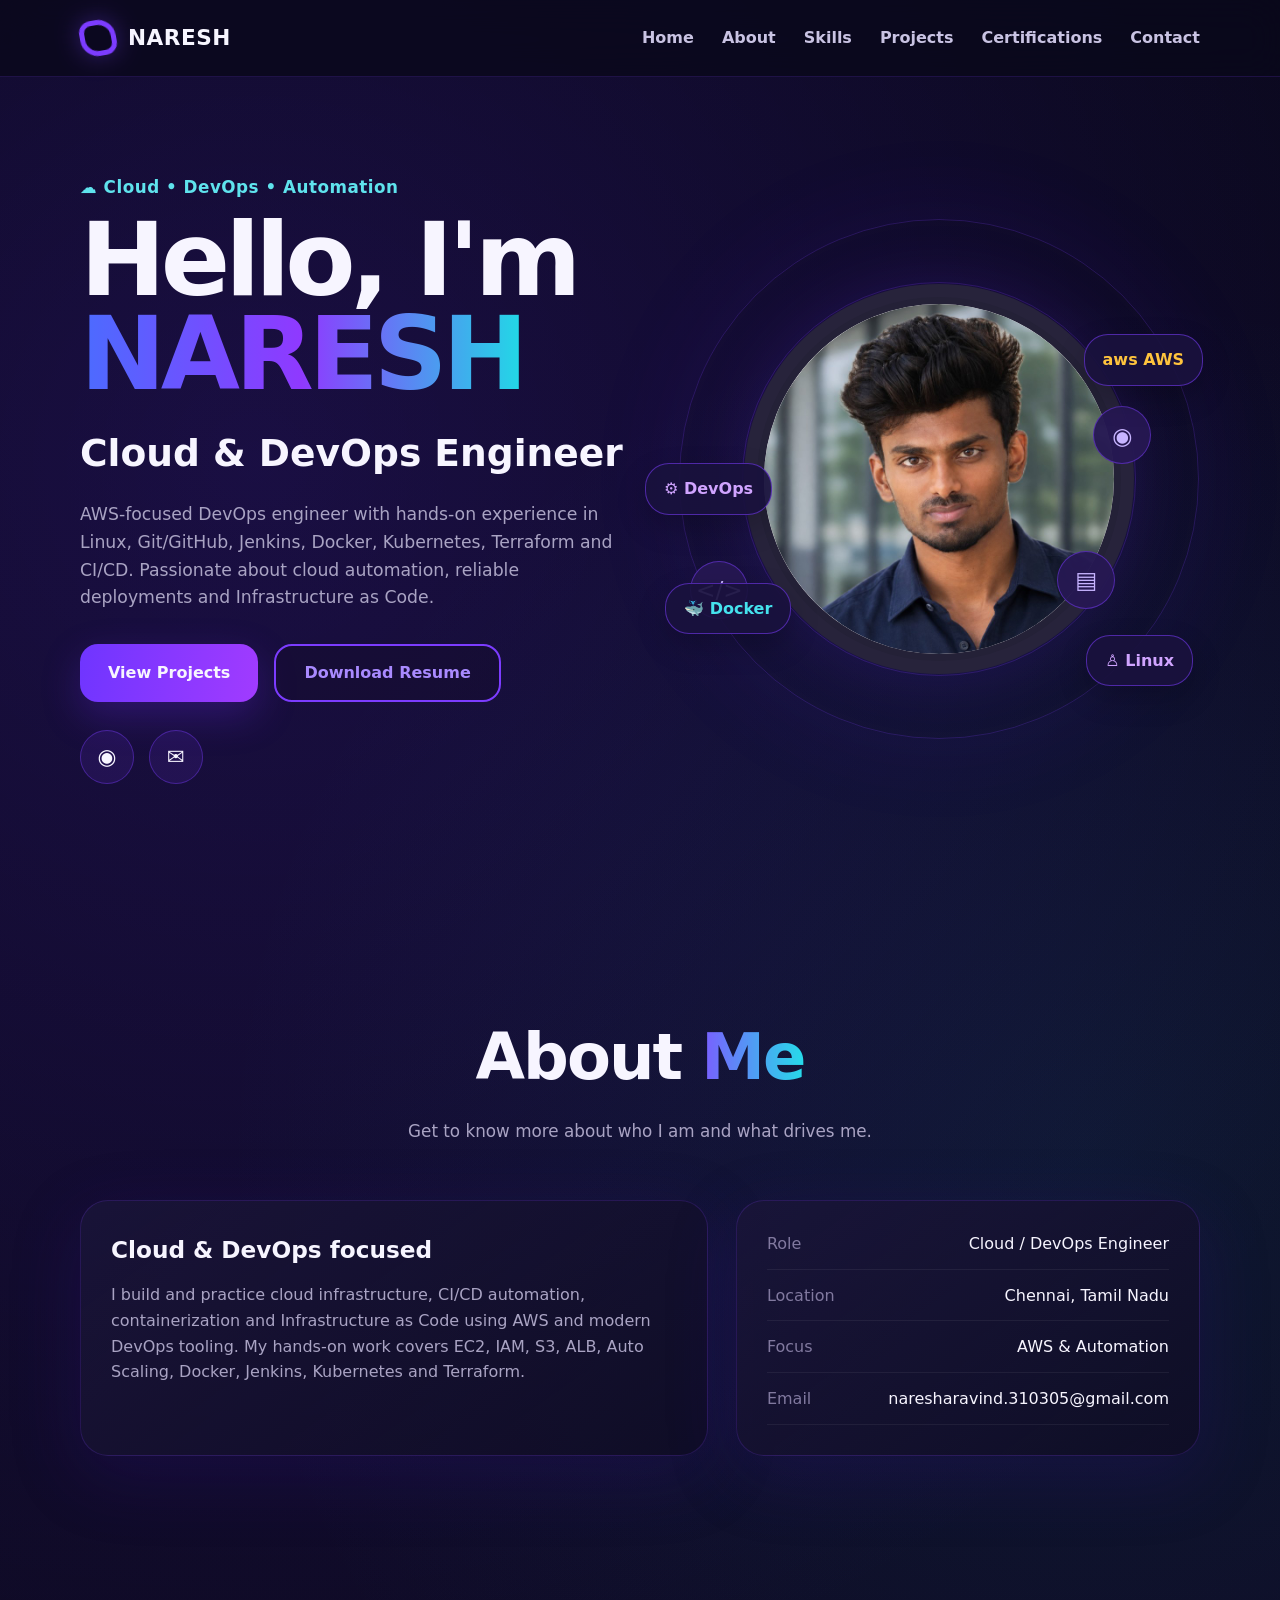
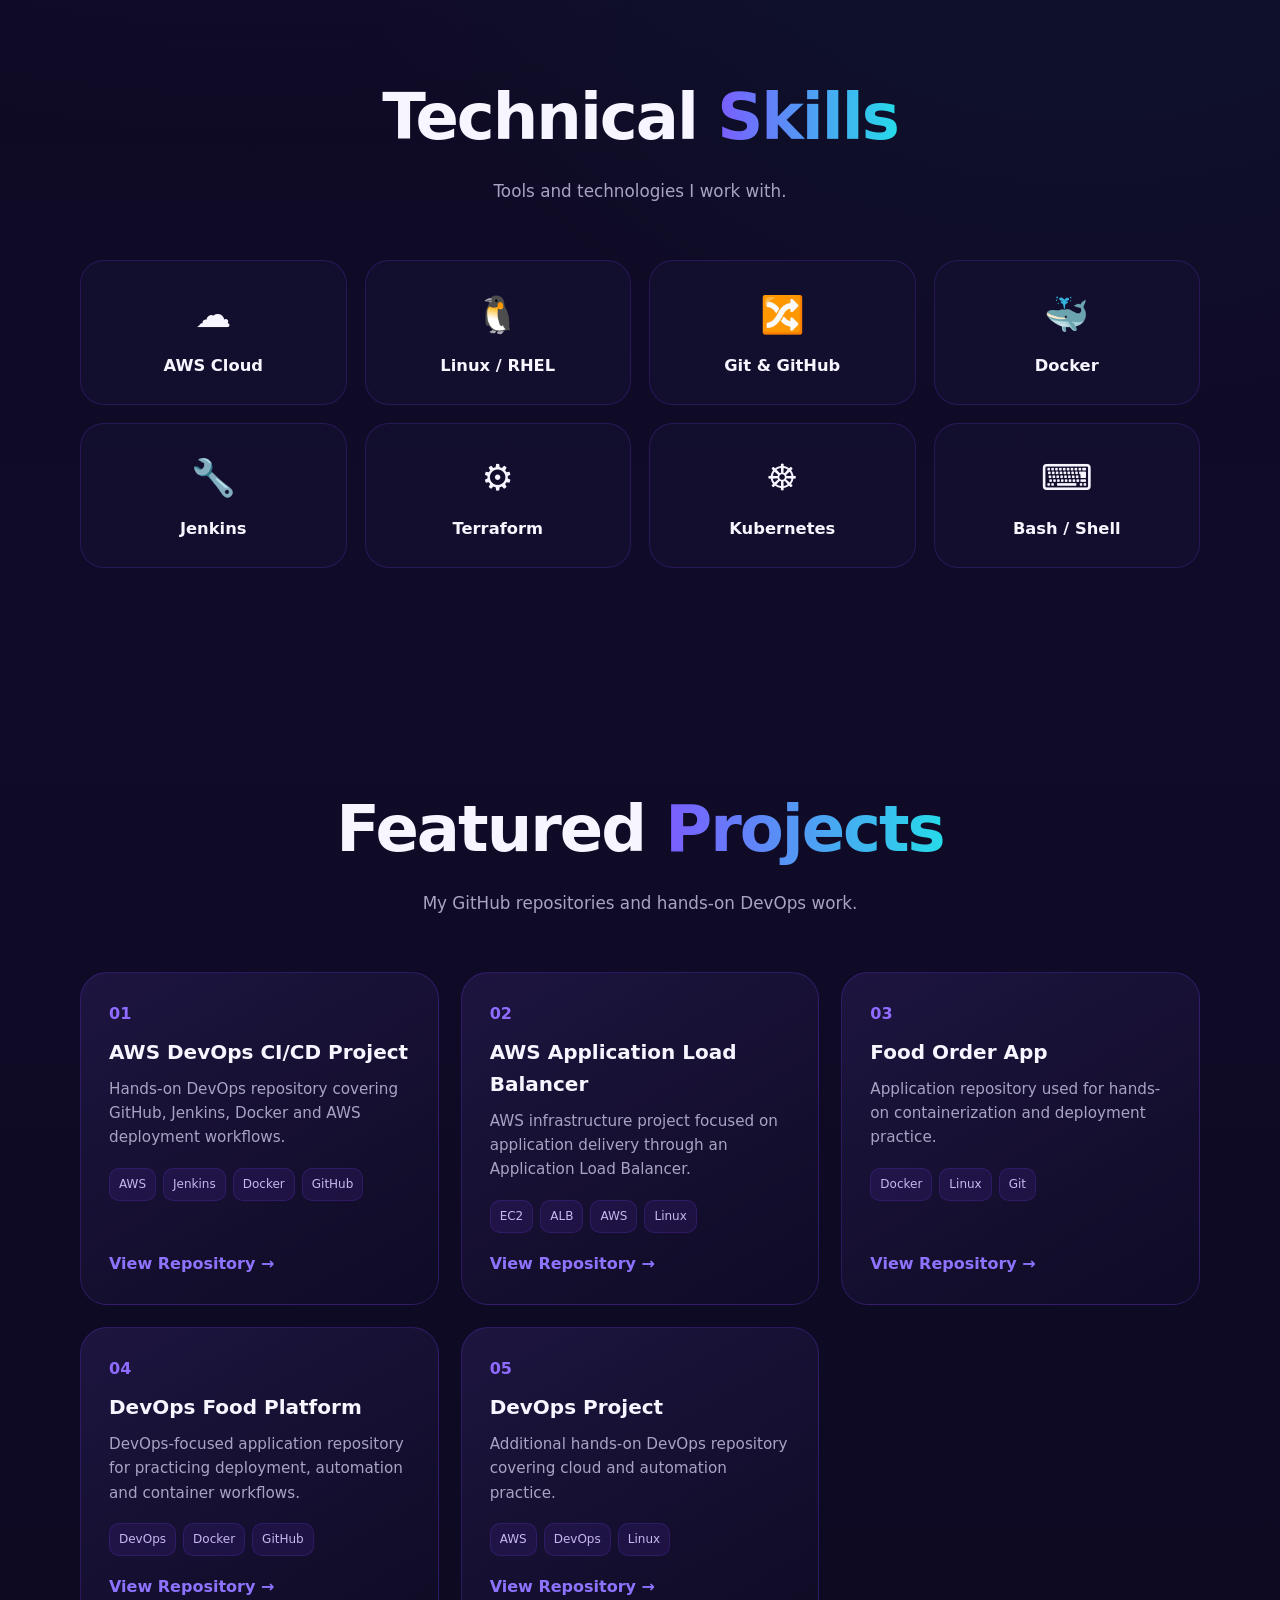
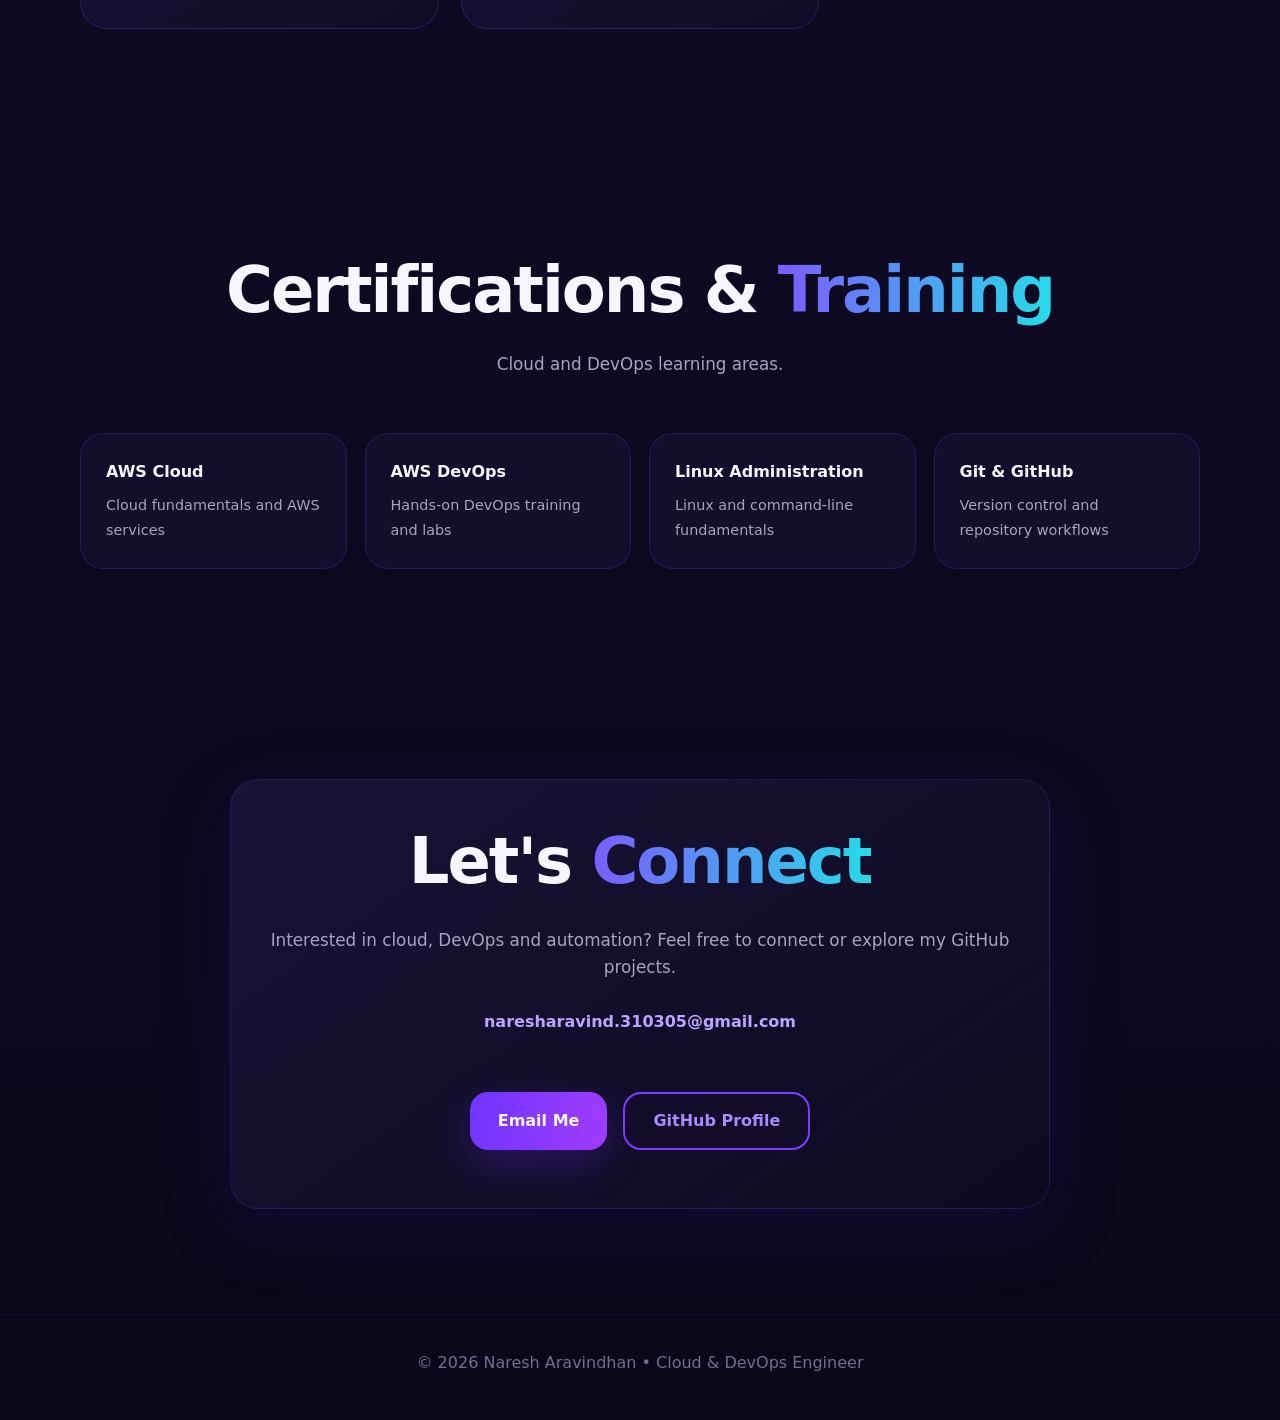
<file: portfolio-final.html>
<!DOCTYPE html>
<html lang="en">
<head>
  <meta charset="UTF-8">
  <meta name="viewport" content="width=device-width, initial-scale=1.0">
  <meta name="description" content="Naresh Aravindhan — Cloud & DevOps Engineer portfolio">
  <title>Naresh Aravindhan | Cloud & DevOps Engineer</title>

  <style>
    :root{
      --bg:#09081a;
      --bg2:#11102a;
      --card:rgba(22,18,50,.78);
      --text:#f7f5ff;
      --muted:#a9a3c3;
      --purple:#7c3cff;
      --purple2:#a23cff;
      --cyan:#28d7e9;
      --border:rgba(124,60,255,.38);
      --shadow:0 20px 70px rgba(50,20,140,.22);
    }

    *{box-sizing:border-box;margin:0;padding:0}
    html{scroll-behavior:smooth}
    body{
      font-family:Inter,system-ui,-apple-system,BlinkMacSystemFont,"Segoe UI",sans-serif;
      background:
        radial-gradient(circle at 20% 10%,rgba(102,44,255,.17),transparent 30%),
        radial-gradient(circle at 85% 25%,rgba(30,200,230,.08),transparent 24%),
        linear-gradient(180deg,#09081a 0%,#100b28 48%,#09081a 100%);
      color:var(--text);
      line-height:1.6;
      overflow-x:hidden;
    }

    a{color:inherit;text-decoration:none}
    img{max-width:100%}
    .container{width:min(1120px,92%);margin:auto}

    /* NAV */
    nav{
      position:sticky;
      top:0;
      z-index:1000;
      backdrop-filter:blur(18px);
      background:rgba(9,8,26,.78);
      border-bottom:1px solid rgba(124,60,255,.18);
    }
    .nav-inner{
      height:76px;
      display:flex;
      align-items:center;
      justify-content:space-between;
    }
    .brand{
      display:flex;
      align-items:center;
      gap:12px;
      font-size:1.35rem;
      font-weight:900;
      letter-spacing:.5px;
    }
    .brand-mark{
      width:36px;height:36px;border:5px solid var(--purple);
      border-radius:12px 18px 12px 18px;
      transform:rotate(-10deg);
      box-shadow:0 0 25px rgba(124,60,255,.35);
    }
    .nav-links{display:flex;gap:28px;align-items:center}
    .nav-links a{
      color:#c9c3e3;
      font-weight:650;
      transition:.25s;
    }
    .nav-links a:hover{color:#fff}
    .menu-btn{
      display:none;
      border:0;background:none;color:white;font-size:2rem;cursor:pointer;
    }

    /* HERO */
    .hero{
      min-height:calc(100vh - 76px);
      display:grid;
      grid-template-columns:1.02fr .98fr;
      align-items:center;
      gap:55px;
      padding:75px 0 95px;
    }
    .eyebrow{
      color:#5fe3ed;
      font-weight:800;
      font-size:1.05rem;
      letter-spacing:.5px;
      margin-bottom:12px;
    }
    h1{
      font-size:clamp(3.5rem,8vw,6.8rem);
      line-height:.92;
      letter-spacing:-5px;
      margin-bottom:22px;
    }
    .gradient-text{
      background:linear-gradient(90deg,#4b6cff,#8f39ff,#21d9e6);
      -webkit-background-clip:text;
      background-clip:text;
      color:transparent;
    }
    .hero h2{
      font-size:clamp(1.5rem,3vw,2.35rem);
      margin-bottom:18px;
    }
    .hero p{
      color:var(--muted);
      max-width:640px;
      font-size:1.08rem;
    }
    .hero-buttons{
      display:flex;
      gap:16px;
      flex-wrap:wrap;
      margin:32px 0 28px;
    }
    .btn{
      display:inline-flex;
      align-items:center;
      justify-content:center;
      min-height:58px;
      padding:0 28px;
      border-radius:18px;
      font-weight:850;
      font-size:1rem;
      transition:.25s;
      cursor:pointer;
    }
    .btn-primary{
      background:linear-gradient(100deg,#6f35ff,#a13bff);
      box-shadow:0 14px 38px rgba(117,44,255,.25);
    }
    .btn-outline{
      border:2px solid #7c3cff;
      color:#a98aff;
      background:rgba(20,12,45,.45);
    }
    .btn:hover{transform:translateY(-3px)}

    .socials{display:flex;gap:15px}
    .social{
      width:54px;height:54px;border-radius:50%;
      display:grid;place-items:center;
      background:rgba(124,60,255,.12);
      border:1px solid rgba(124,60,255,.4);
      font-size:1.35rem;
      transition:.25s;
    }
    .social:hover{transform:translateY(-4px);background:rgba(124,60,255,.25)}

    /* PROFILE ORBIT */
    .orbit-wrap{
      position:relative;
      min-height:610px;
      display:grid;
      place-items:center;
    }
    .orbit{
      width:min(520px,82vw);
      aspect-ratio:1;
      border:1px solid rgba(124,60,255,.22);
      border-radius:50%;
      position:relative;
      display:grid;
      place-items:center;
      box-shadow:0 0 100px rgba(92,37,255,.09);
    }
    .orbit:before,.orbit:after{
      content:"";
      position:absolute;
      inset:12%;
      border:1px solid rgba(124,60,255,.22);
      border-radius:50%;
    }
    .orbit:after{
      inset:23%;
      border-style:dashed;
      border-color:rgba(137,77,255,.8);
    }
    .profile-card{
      position:relative;
      z-index:4;
      width:390px;
      height:390px;
      max-width:62vw;
      max-height:62vw;
      border-radius:50%;
      padding:13px;
      background:#27233b;
      box-shadow:0 0 65px rgba(110,50,255,.16);
    }
    .profile-avatar{
      width:100%;height:100%;
      border-radius:50%;
      overflow:hidden;
      display:grid;
      place-items:center;
      background:linear-gradient(145deg,#f1f1f1,#aaa7ad);
      border:7px solid #242137;
    }
    .profile-avatar img{
      width:100%;
      height:100%;
      object-fit:cover;
      display:block;
      border-radius:50%;
    }
    .profile-fallback{
      display:none;
      font-size:5rem;
      font-weight:900;
      color:#272330;
    }
    .tag{
      position:absolute;
      z-index:6;
      padding:12px 18px;
      border-radius:24px;
      background:rgba(26,18,61,.92);
      border:1px solid rgba(124,60,255,.55);
      box-shadow:0 12px 30px rgba(0,0,0,.2);
      font-weight:800;
      white-space:nowrap;
    }
    .tag.aws{right:-5px;top:22%;color:#ffc43d}
    .tag.devops{left:-35px;top:47%;color:#d0a4ff}
    .tag.docker{left:-15px;bottom:20%;color:#45e2ed}
    .tag.linux{right:5px;bottom:10%;color:#d0a4ff}
    .orbit-icon{
      position:absolute;
      z-index:5;
      width:58px;height:58px;border-radius:50%;
      display:grid;place-items:center;
      background:rgba(38,25,83,.95);
      border:1px solid rgba(124,60,255,.5);
      color:#c7b4ff;
      font-size:1.45rem;
    }
    .i1{right:9%;top:36%}
    .i2{left:2%;bottom:23%}
    .i3{right:16%;bottom:25%}

    section{padding:105px 0}
    .section-head{text-align:center;margin-bottom:55px}
    .section-head h2{
      font-size:clamp(2.4rem,5vw,4.2rem);
      letter-spacing:-2px;
    }
    .section-head h2 span{
      background:linear-gradient(90deg,#7b5cff,#26dbe9);
      -webkit-background-clip:text;background-clip:text;color:transparent;
    }
    .section-head p{color:var(--muted);margin-top:10px;font-size:1.05rem}

    /* ABOUT */
    .about-grid{
      display:grid;
      grid-template-columns:1.15fr .85fr;
      gap:28px;
    }
    .glass{
      background:linear-gradient(145deg,rgba(26,21,57,.86),rgba(15,12,35,.72));
      border:1px solid rgba(124,60,255,.2);
      border-radius:28px;
      padding:30px;
      box-shadow:var(--shadow);
    }
    .glass h3{font-size:1.45rem;margin-bottom:14px}
    .glass p{color:var(--muted)}
    .info-list{display:grid;gap:13px}
    .info-row{
      display:flex;justify-content:space-between;gap:15px;
      border-bottom:1px solid rgba(255,255,255,.06);
      padding-bottom:12px;
    }
    .info-row span:first-child{color:#81799f}
    .info-row span:last-child{text-align:right}

    /* SKILLS */
    .skills-grid{
      display:grid;
      grid-template-columns:repeat(4,1fr);
      gap:18px;
    }
    .skill-card{
      min-height:145px;
      display:flex;
      flex-direction:column;
      justify-content:center;
      align-items:center;
      text-align:center;
      padding:20px;
      border-radius:24px;
      background:rgba(21,17,49,.75);
      border:1px solid rgba(124,60,255,.2);
      transition:.25s;
    }
    .skill-card:hover{transform:translateY(-6px);border-color:rgba(124,60,255,.65)}
    .skill-icon{font-size:2.25rem;margin-bottom:10px}
    .skill-card h3{font-size:1.02rem}

    /* PROJECTS */
    .projects-grid{
      display:grid;
      grid-template-columns:repeat(3,1fr);
      gap:22px;
    }
    .project-card{
      padding:28px;
      border-radius:27px;
      background:linear-gradient(150deg,rgba(31,22,66,.9),rgba(16,12,38,.82));
      border:1px solid rgba(124,60,255,.25);
      display:flex;
      flex-direction:column;
      min-height:260px;
      transition:.25s;
    }
    .project-card:hover{transform:translateY(-7px);border-color:rgba(124,60,255,.7)}
    .project-number{color:#8f6cff;font-weight:900}
    .project-card h3{font-size:1.25rem;margin:9px 0}
    .project-card p{color:var(--muted);font-size:.95rem}
    .techs{display:flex;flex-wrap:wrap;gap:7px;margin:18px 0}
    .tech{
      font-size:.75rem;
      padding:6px 9px;
      border-radius:10px;
      background:rgba(124,60,255,.1);
      color:#c7b8ef;
      border:1px solid rgba(124,60,255,.18);
    }
    .project-link{
      margin-top:auto;
      color:#8e73ff;
      font-weight:850;
    }

    /* CERTS */
    .cert-grid{
      display:grid;
      grid-template-columns:repeat(4,1fr);
      gap:18px;
    }
    .cert{
      padding:25px;
      border-radius:23px;
      background:rgba(21,17,49,.72);
      border:1px solid rgba(124,60,255,.2);
    }
    .cert strong{display:block;margin-bottom:7px}
    .cert span{color:var(--muted);font-size:.9rem}

    /* CONTACT */
    .contact-box{text-align:center;max-width:820px;margin:auto}
    .contact-box p{color:var(--muted);margin:15px auto 28px}
    .email{
      display:inline-block;
      color:#bba5ff;
      font-weight:800;
      margin-bottom:25px;
    }

    footer{
      padding:35px 0 45px;
      text-align:center;
      color:#746d8f;
      border-top:1px solid rgba(124,60,255,.12);
    }

    @media(max-width:900px){
      .nav-links{
        position:absolute;
        top:76px;left:0;right:0;
        display:none;
        flex-direction:column;
        padding:24px;
        background:#0d0a22;
        border-bottom:1px solid rgba(124,60,255,.2);
      }
      .nav-links.open{display:flex}
      .menu-btn{display:block}
      .hero{grid-template-columns:1fr;text-align:center}
      .hero p{margin:auto}
      .hero-buttons,.socials{justify-content:center}
      .orbit-wrap{min-height:560px}
      .about-grid{grid-template-columns:1fr}
      .skills-grid{grid-template-columns:repeat(2,1fr)}
      .projects-grid{grid-template-columns:repeat(2,1fr)}
      .cert-grid{grid-template-columns:repeat(2,1fr)}
    }

    @media(max-width:600px){
      .container{width:min(92%,520px)}
      .nav-inner{height:68px}
      .nav-links{top:68px}
      section{padding:75px 0}
      .hero{padding:55px 0 65px}
      h1{font-size:4.2rem;letter-spacing:-3px}
      .profile-card{width:300px;height:300px}
      .orbit-wrap{min-height:430px}
      .tag{font-size:.78rem;padding:9px 12px}
      .tag.devops{left:-12px}
      .tag.aws{right:-8px}
      .skills-grid,.projects-grid,.cert-grid{grid-template-columns:1fr}
      .info-row{flex-direction:column}
      .info-row span:last-child{text-align:left}
    }
  </style>
</head>

<body>
  <nav>
    <div class="container nav-inner">
      <a class="brand" href="#home">
        <span class="brand-mark"></span>
        NARESH
      </a>

      <div class="nav-links" id="navLinks">
        <a href="#home">Home</a>
        <a href="#about">About</a>
        <a href="#skills">Skills</a>
        <a href="#projects">Projects</a>
        <a href="#certifications">Certifications</a>
        <a href="#contact">Contact</a>
      </div>

      <button class="menu-btn" id="menuBtn" aria-label="Open menu">☰</button>
    </div>
  </nav>

  <main>
    <!-- HERO -->
    <section class="hero container" id="home">
      <div>
        <div class="eyebrow">☁️ Cloud • DevOps • Automation</div>
        <h1>Hello, I'm<br><span class="gradient-text">NARESH</span></h1>
        <h2>Cloud &amp; DevOps Engineer</h2>
        <p>
          AWS-focused DevOps engineer with hands-on experience in Linux,
          Git/GitHub, Jenkins, Docker, Kubernetes, Terraform and CI/CD.
          Passionate about cloud automation, reliable deployments and
          Infrastructure as Code.
        </p>

        <div class="hero-buttons">
          <a class="btn btn-primary" href="#projects">View Projects</a>
          <a class="btn btn-outline" href="assets/Naresh_Aravindhan_Resume.pdf" download>
            Download Resume
          </a>
        </div>

        <div class="socials">
          <a class="social" href="https://github.com/naresharavind310305-source" target="_blank" rel="noopener" aria-label="GitHub">◉</a>
          <a class="social" href="mailto:naresharavind.310305@gmail.com" aria-label="Email">✉</a>
        </div>
      </div>

      <div class="orbit-wrap">
        <div class="orbit">
          <div class="profile-card">
            <div class="profile-avatar">
              <img
                src="[data-uri]"
                alt="Naresh Aravindhan"
                onerror="this.style.display='none';this.nextElementSibling.style.display='block';"
              >
              <span class="profile-fallback">NA</span>
            </div>
          </div>

          <div class="tag aws">aws AWS</div>
          <div class="tag devops">⚙ DevOps</div>
          <div class="tag docker">🐳 Docker</div>
          <div class="tag linux">♙ Linux</div>

          <div class="orbit-icon i1">◉</div>
          <div class="orbit-icon i2">&lt;/&gt;</div>
          <div class="orbit-icon i3">▤</div>
        </div>
      </div>
    </section>

    <!-- ABOUT -->
    <section id="about">
      <div class="container">
        <div class="section-head">
          <h2>About <span>Me</span></h2>
          <p>Get to know more about who I am and what drives me.</p>
        </div>

        <div class="about-grid">
          <div class="glass">
            <h3>Cloud &amp; DevOps focused</h3>
            <p>
              I build and practice cloud infrastructure, CI/CD automation,
              containerization and Infrastructure as Code using AWS and
              modern DevOps tooling. My hands-on work covers EC2, IAM, S3,
              ALB, Auto Scaling, Docker, Jenkins, Kubernetes and Terraform.
            </p>
          </div>

          <div class="glass info-list">
            <div class="info-row"><span>Role</span><span>Cloud / DevOps Engineer</span></div>
            <div class="info-row"><span>Location</span><span>Chennai, Tamil Nadu</span></div>
            <div class="info-row"><span>Focus</span><span>AWS &amp; Automation</span></div>
            <div class="info-row"><span>Email</span><span>naresharavind.310305@gmail.com</span></div>
          </div>
        </div>
      </div>
    </section>

    <!-- SKILLS -->
    <section id="skills">
      <div class="container">
        <div class="section-head">
          <h2>Technical <span>Skills</span></h2>
          <p>Tools and technologies I work with.</p>
        </div>

        <div class="skills-grid">
          <div class="skill-card"><div class="skill-icon">☁️</div><h3>AWS Cloud</h3></div>
          <div class="skill-card"><div class="skill-icon">🐧</div><h3>Linux / RHEL</h3></div>
          <div class="skill-card"><div class="skill-icon">🔀</div><h3>Git &amp; GitHub</h3></div>
          <div class="skill-card"><div class="skill-icon">🐳</div><h3>Docker</h3></div>
          <div class="skill-card"><div class="skill-icon">🔧</div><h3>Jenkins</h3></div>
          <div class="skill-card"><div class="skill-icon">⚙️</div><h3>Terraform</h3></div>
          <div class="skill-card"><div class="skill-icon">☸️</div><h3>Kubernetes</h3></div>
          <div class="skill-card"><div class="skill-icon">⌨️</div><h3>Bash / Shell</h3></div>
        </div>
      </div>
    </section>

    <!-- PROJECTS -->
    <section id="projects">
      <div class="container">
        <div class="section-head">
          <h2>Featured <span>Projects</span></h2>
          <p>My GitHub repositories and hands-on DevOps work.</p>
        </div>

        <div class="projects-grid">

          <article class="project-card">
            <div class="project-number">01</div>
            <h3>AWS DevOps CI/CD Project</h3>
            <p>Hands-on DevOps repository covering GitHub, Jenkins, Docker and AWS deployment workflows.</p>
            <div class="techs">
              <span class="tech">AWS</span><span class="tech">Jenkins</span>
              <span class="tech">Docker</span><span class="tech">GitHub</span>
            </div>
            <a class="project-link" href="https://github.com/naresharavind310305-source/aws-devops-project-new" target="_blank" rel="noopener">View Repository →</a>
          </article>

          <article class="project-card">
            <div class="project-number">02</div>
            <h3>AWS Application Load Balancer</h3>
            <p>AWS infrastructure project focused on application delivery through an Application Load Balancer.</p>
            <div class="techs">
              <span class="tech">EC2</span><span class="tech">ALB</span>
              <span class="tech">AWS</span><span class="tech">Linux</span>
            </div>
            <a class="project-link" href="https://github.com/naresharavind310305-source/aws-alb-project" target="_blank" rel="noopener">View Repository →</a>
          </article>

          <article class="project-card">
            <div class="project-number">03</div>
            <h3>Food Order App</h3>
            <p>Application repository used for hands-on containerization and deployment practice.</p>
            <div class="techs">
              <span class="tech">Docker</span><span class="tech">Linux</span>
              <span class="tech">Git</span>
            </div>
            <a class="project-link" href="https://github.com/naresharavind310305-source/food-order-app" target="_blank" rel="noopener">View Repository →</a>
          </article>

          <article class="project-card">
            <div class="project-number">04</div>
            <h3>DevOps Food Platform</h3>
            <p>DevOps-focused application repository for practicing deployment, automation and container workflows.</p>
            <div class="techs">
              <span class="tech">DevOps</span><span class="tech">Docker</span>
              <span class="tech">GitHub</span>
            </div>
            <a class="project-link" href="https://github.com/naresharavind310305-source/devops-food-platform" target="_blank" rel="noopener">View Repository →</a>
          </article>

          <article class="project-card">
            <div class="project-number">05</div>
            <h3>DevOps Project</h3>
            <p>Additional hands-on DevOps repository covering cloud and automation practice.</p>
            <div class="techs">
              <span class="tech">AWS</span><span class="tech">DevOps</span>
              <span class="tech">Linux</span>
            </div>
            <a class="project-link" href="https://github.com/naresharavind310305-source/DevOps-project" target="_blank" rel="noopener">View Repository →</a>
          </article>

        </div>
      </div>
    </section>

    <!-- CERTIFICATIONS -->
    <section id="certifications">
      <div class="container">
        <div class="section-head">
          <h2>Certifications &amp; <span>Training</span></h2>
          <p>Cloud and DevOps learning areas.</p>
        </div>

        <div class="cert-grid">
          <div class="cert"><strong>AWS Cloud</strong><span>Cloud fundamentals and AWS services</span></div>
          <div class="cert"><strong>AWS DevOps</strong><span>Hands-on DevOps training and labs</span></div>
          <div class="cert"><strong>Linux Administration</strong><span>Linux and command-line fundamentals</span></div>
          <div class="cert"><strong>Git &amp; GitHub</strong><span>Version control and repository workflows</span></div>
        </div>
      </div>
    </section>

    <!-- CONTACT -->
    <section id="contact">
      <div class="container">
        <div class="glass contact-box">
          <div class="section-head" style="margin-bottom:0">
            <h2>Let's <span>Connect</span></h2>
            <p>
              Interested in cloud, DevOps and automation? Feel free to connect
              or explore my GitHub projects.
            </p>
          </div>

          <a class="email" href="mailto:naresharavind.310305@gmail.com">
            naresharavind.310305@gmail.com
          </a>

          <div class="hero-buttons" style="justify-content:center">
            <a class="btn btn-primary" href="mailto:naresharavind.310305@gmail.com">Email Me</a>
            <a class="btn btn-outline" href="https://github.com/naresharavind310305-source" target="_blank" rel="noopener">GitHub Profile</a>
          </div>
        </div>
      </div>
    </section>
  </main>

  <footer>
    © 2026 Naresh Aravindhan • Cloud &amp; DevOps Engineer
  </footer>

  <script>
    const menuBtn = document.getElementById("menuBtn");
    const navLinks = document.getElementById("navLinks");

    menuBtn.addEventListener("click", () => {
      navLinks.classList.toggle("open");
    });

    document.querySelectorAll(".nav-links a").forEach(link => {
      link.addEventListener("click", () => navLinks.classList.remove("open"));
    });
  </script>
</body>
</html>
</file>
